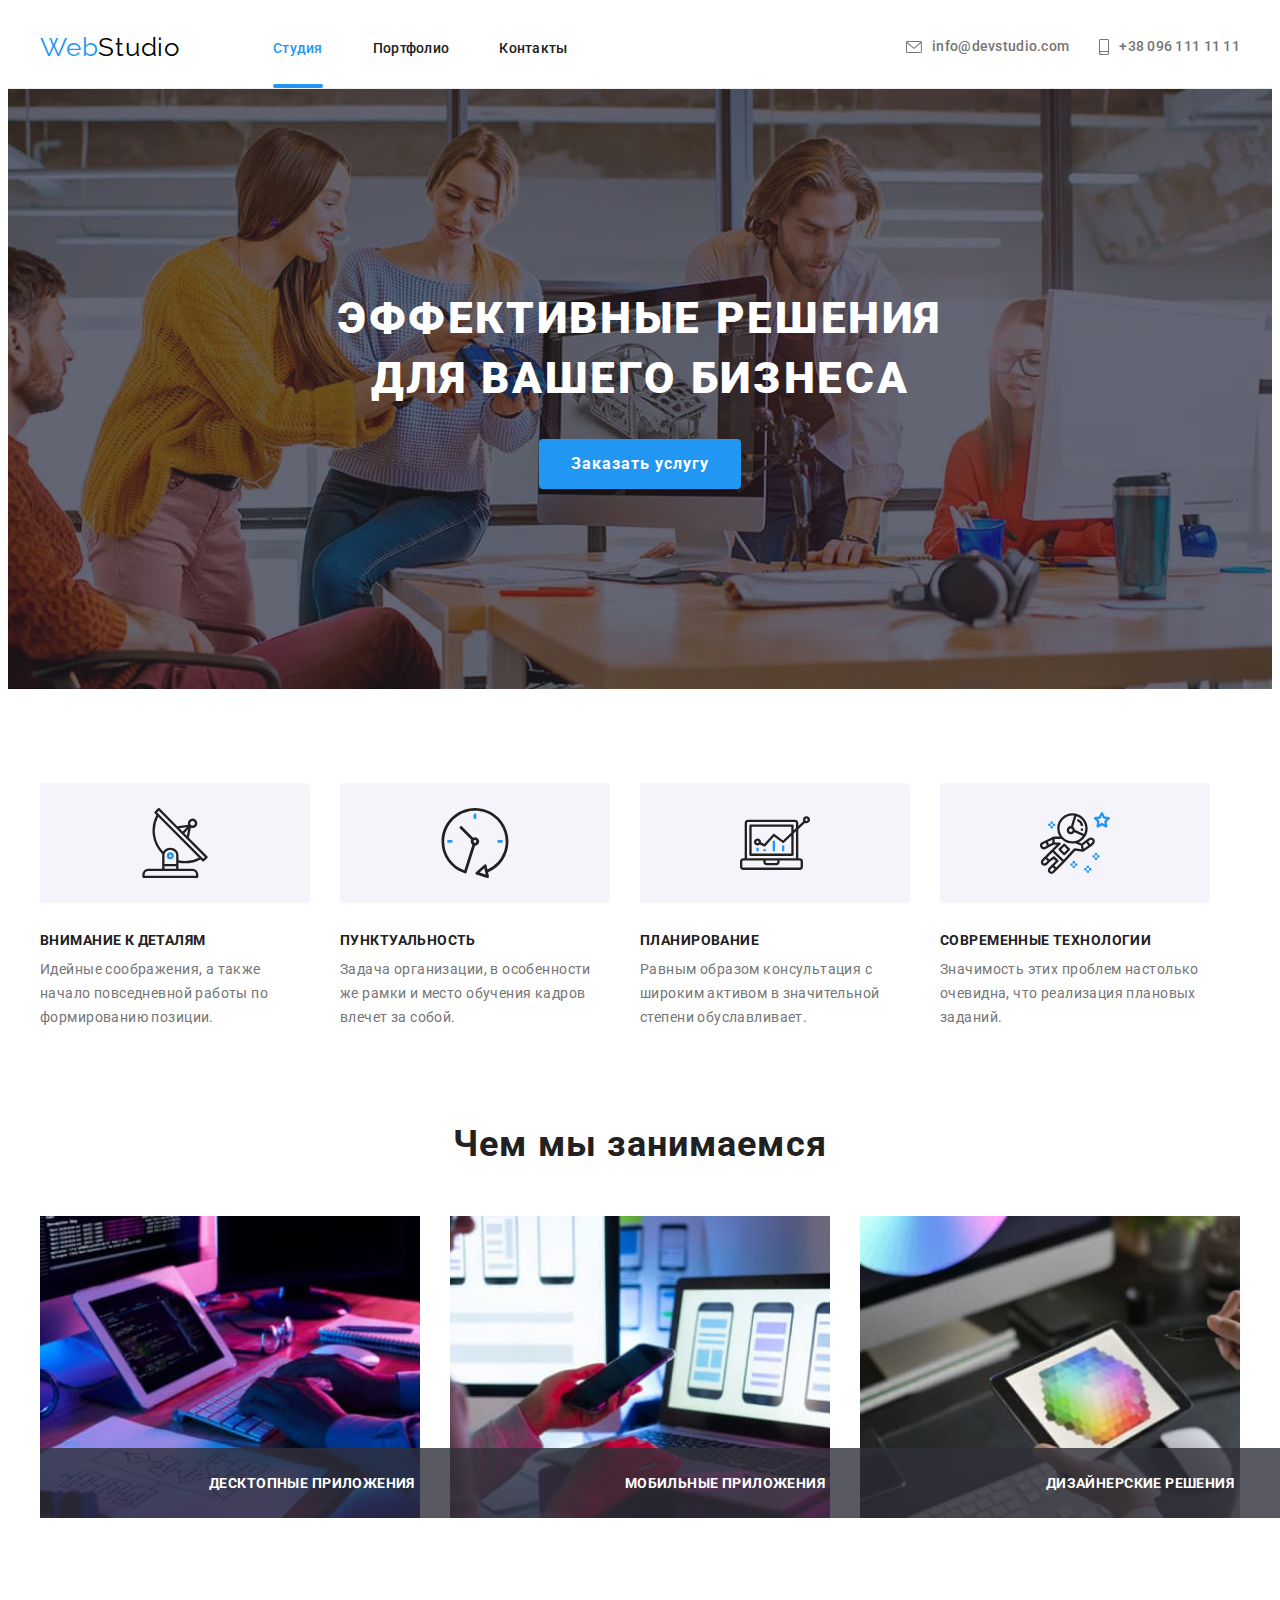
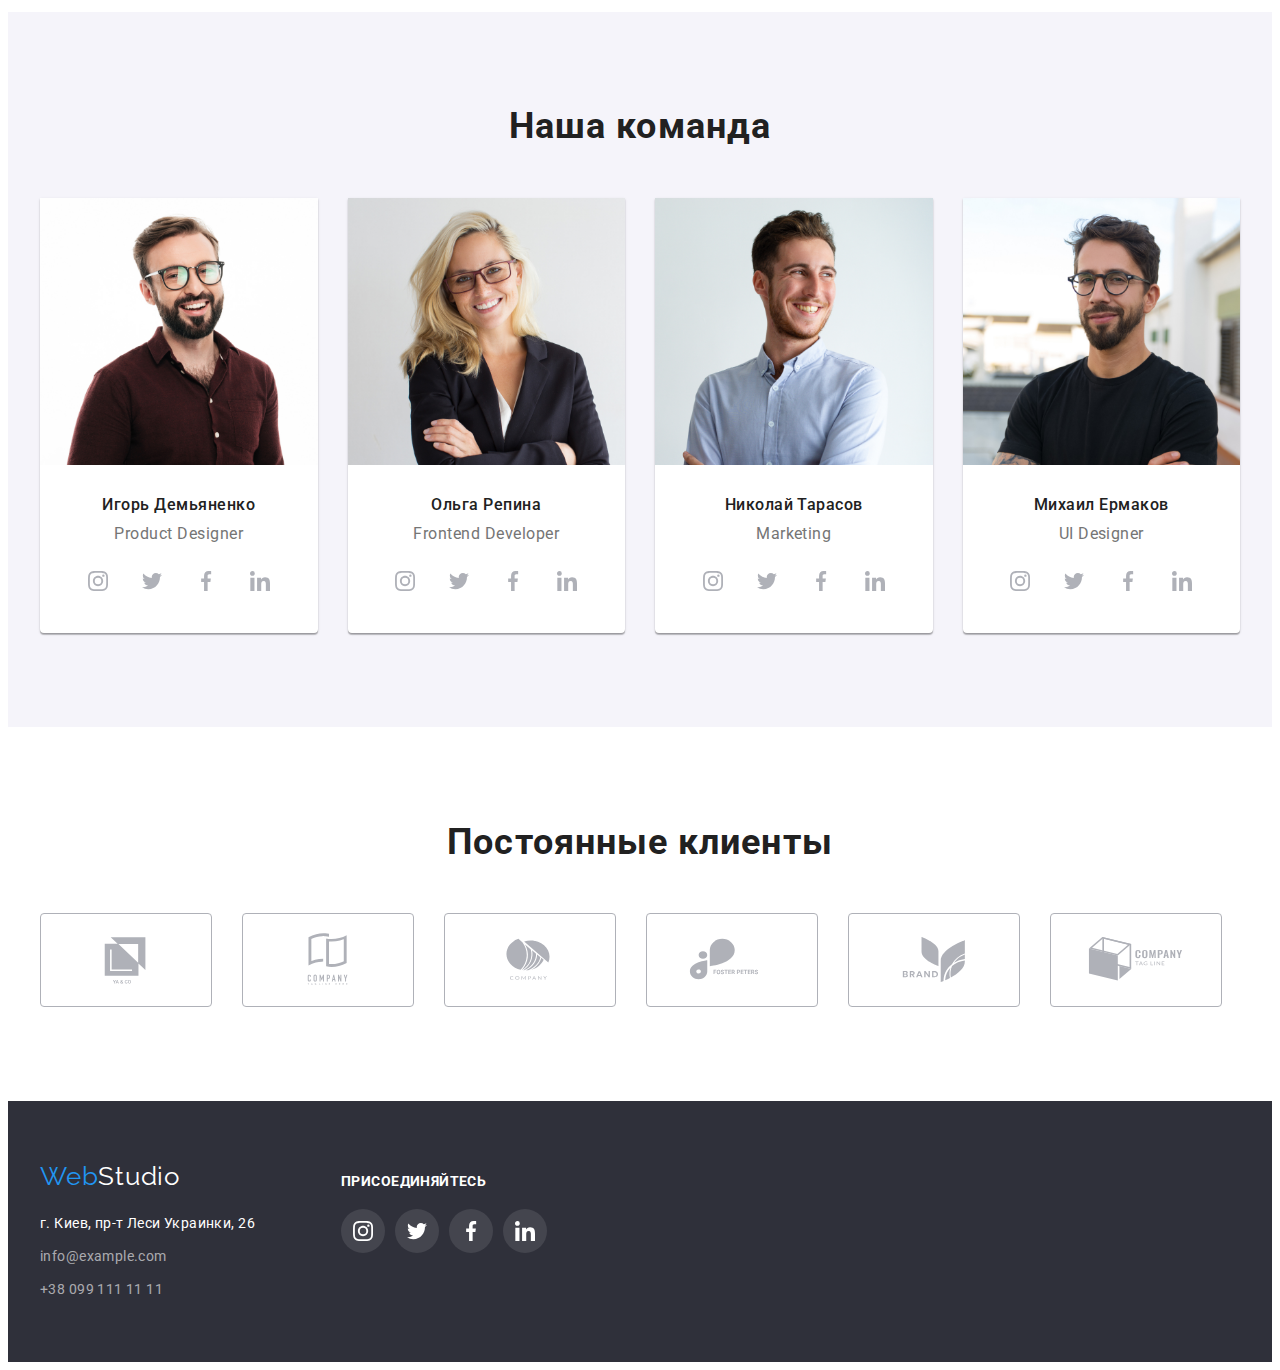
<file: index.html>
<!DOCTYPE html>
<html lang="ru">
  <head>
    <meta charset="UTF-8" />
    <meta http-equiv="X-UA-Compatible" content="IE=edge" />
    <meta name="viewport" content="width=device-width, initial-scale=1.0" />
    <title>Document</title>
    <link rel="preconnect" href="https://fonts.googleapis.com" />
    <link rel="preconnect" href="https://fonts.gstatic.com" crossorigin />
    <link
      href="https://fonts.googleapis.com/css2?family=Raleway:wght@700&family=Roboto:wght@400;500;700;900&display=swap"
      rel="stylesheet"
    />
    <link
      rel="stylesheet"
      href="https://cdnjs.cloudflare.com/ajax/libs/modern-normalize/1.1.0/modern-normalize.min.css"
      integrity="sha512-wpPYUAdjBVSE4KJnH1VR1HeZfpl1ub8YT/NKx4PuQ5NmX2tKuGu6U/JRp5y+Y8XG2tV+wKQpNHVUX03MfMFn9Q=="
      crossorigin="anonymous"
      referrerpolicy="no-referrer"
    />
    <link rel="stylesheet" href="./css/styles.css" />
  </head>
  <body>
    <header class="header">
      <div class="container">
        <nav class="header-nav">
          <a class="header-logo link" lang="en" href="./index.html"
            ><span class="logo-web">Web</span>Studio</a
          >
          <ul class="header-list list">
            <li class="header-item">
              <a href="./index.html" class="header-link link current">Студия</a>
            </li>
            <li class="header-item">
              <a href="./portfolio.html" class="header-link link">Портфолио</a>
            </li>
            <li class="header-item">
              <a href="" class="header-link link">Контакты</a>
            </li>
          </ul>
        </nav>
        <ul class="header-contacts list">
          <li class="contacts-item">
            <a href="mailto:info@devstudio.com" class="contacts-link link">
              <svg class="header-icon" width="16" height="12">
                  <use href="./images/icons.svg#icon-envelope"></use>
                </svg>info@devstudio.com</a
            >
          </li>
          <li class="contacts-item-second">
            <a href="tel:+380961111111" class="contacts-link link"
              >
              <svg class="header-icon" width="10" height="16">
                  <use href="./images/icons.svg#icon-smartphone"></use>
                </svg>+38 096 111 11 11</a
            >
          </li>
        </ul>
      </div>
    </header>

    <main>
      <section class="hero">
        <div class="container">
          <div class="hero-content">
            <h1 class="hero-title">Эффективные решения для вашего бизнеса</h1>
            <button type="button" class="hero-btn" data-modal-open>Заказать услугу</button>
          </div>
        </div>
      </section>

      <section class="plus">
        <div class="container">
          <h2 hidden class="visually-hidden">
            Особенности (скрытый заголовок)
          </h2>
          <ul class="plus-list list">
            <li class="plus-item">
              <div class="background">
                <svg class="plus-icon" width="70" height="70">
                  <use href="./images/icons.svg#icon-antenna"></use>
                </svg>
              </div>
              <h3 class="plus-title">Внимание к деталям</h3>
              <p class="plus-text">
                Идейные соображения, а также начало повседневной работы по
                формированию позиции.
              </p>
            </li>
            <li class="plus-item">
              <div class="background">
                <svg class="plus-icon" width="70" height="70">
                  <use href="./images/icons.svg#icon-clock"></use>
                </svg>
              </div>
              <h3 class="plus-title">Пунктуальность</h3>
              <p class="plus-text">
                Задача организации, в особенности же рамки и место обучения
                кадров влечет за собой.
              </p>
            </li>
            <li class="plus-item">
              <div class="background">
                <svg class="plus-icon" width="70" height="70">
                  <use href="./images/icons.svg#icon-diagram"></use>
                </svg>
              </div>
              <h3 class="plus-title">Планирование</h3>
              <p class="plus-text">
                Равным образом консультация с широким активом в значительной
                степени обуславливает.
              </p>
            </li>
            <li class="plus-item">
              <div class="background">
                <svg class="plus-icon" width="70" height="70">
                  <use href="./images/icons.svg#icon-astronaut"></use>
                </svg>
              </div>
              <h3 class="plus-title">Современные технологии</h3>
              <p class="plus-text">
                Значимость этих проблем настолько очевидна, что реализация
                плановых заданий.
              </p>
            </li>
          </ul>
        </div>
      </section>

      <section class="working">
        <div class="container">
          <h2 class="working-title">Чем мы занимаемся</h2>
          <ul class="working-list list">
            <li class="working-item">
              <div class="box">
                <img src="./images/box1.jpg" alt="Пример работы 1" width="370" />
                <h3 class="box-one-title">Десктопные приложения</h3>
              </div>
            </li>
            <li class="working-item">
              <div class="box">
                <img src="./images/box2.jpg" alt="Пример работы 2" width="370" />
                <h3 class="box-two-title">Мобильные приложения</h3>
              </div>
            </li>
            <li class="working-item">
              <div class="box">
                <img src="./images/box3.jpg" alt="Пример работы 3" width="370" />
                <h3 class="box-three-title">Дизайнерские решения</h3>
              </div>
            </li>
          </ul>
        </div>
      </section>

      <section class="team section">
        <div class="container">
          <h2 class="team-title">Наша команда</h2>
          <ul class="team-list list">
            <li class="team-item">
              <img
                src="./images/photo1.jpg"
                alt="фото Игоря Демьяненко"
                width="270"
              />
              <div class="team-text">
                <h3 class="team-names-title">Игорь Демьяненко</h3>
                <p class="team-post" lang="en">Product Designer</p>
                <ul class="team-soc list">
                  <li class="team-soc-item">
                    <a href="" class="team-soc-link link">
                      <svg class="team-soc-icon" width="20" height="20">
                        <use href="./images/icons.svg#icon-instagram"></use>
                      </svg>
                    </a>
                  </li>
                  <li class="team-soc-item">
                    <a href="" class="team-soc-link link">
                      <svg class="team-soc-icon" width="20" height="20">
                        <use href="./images/icons.svg#icon-twitter"></use>
                      </svg>
                    </a>
                  </li>
                  <li class="team-soc-item">
                    <a href="" class="team-soc-link link">
                      <svg class="team-soc-icon" width="20" height="20">
                        <use href="./images/icons.svg#icon-facebook"></use>
                      </svg>
                    </a>
                  </li>
                  <li class="team-soc-item">
                    <a href="" class="team-soc-link link">
                      <svg class="team-soc-icon" width="20" height="20">
                        <use href="./images/icons.svg#icon-linkedin"></use>
                      </svg>
                    </a>
                  </li>
                </ul>
              </div>
            </li>
            <li class="team-item">
              <img
                src="./images/photo2.jpg"
                alt="фото Ольги Репиной"
                width="270"
              />
              <div class="team-text">
                <h3 class="team-names-title">Ольга Репина</h3>
                <p class="team-post" lang="en">Frontend Developer</p>
                <ul class="team-soc list">
                  <li class="team-soc-item">
                    <a href="" class="team-soc-link link">
                      <svg class="team-soc-icon" width="20" height="20">
                        <use href="./images/icons.svg#icon-instagram"></use>
                      </svg>
                    </a>
                  </li>
                  <li class="team-soc-item">
                    <a href="" class="team-soc-link link">
                      <svg class="team-soc-icon" width="20" height="20">
                        <use href="./images/icons.svg#icon-twitter"></use>
                      </svg>
                    </a>
                  </li>
                  <li class="team-soc-item">
                    <a href="" class="team-soc-link link">
                      <svg class="team-soc-icon" width="20" height="20">
                        <use href="./images/icons.svg#icon-facebook"></use>
                      </svg>
                    </a>
                  </li>
                  <li class="team-soc-item">
                    <a href="" class="team-soc-link link">
                      <svg class="team-soc-icon" width="20" height="20">
                        <use href="./images/icons.svg#icon-linkedin"></use>
                      </svg>
                    </a>
                  </li>
                </ul>
              </div>
            </li>
            <li class="team-item">
              <img
                src="./images/photo3.jpg"
                alt="фото Николая Тарасова"
                width="270"
              />
              <div class="team-text">
                <h3 class="team-names-title">Николай Тарасов</h3>
                <p class="team-post" lang="en">Marketing</p>
                <ul class="team-soc list">
                  <li class="team-soc-item">
                    <a href="" class="team-soc-link link">
                      <svg class="team-soc-icon" width="20" height="20">
                        <use href="./images/icons.svg#icon-instagram"></use>
                      </svg>
                    </a>
                  </li>
                  <li class="team-soc-item">
                    <a href="" class="team-soc-link link">
                      <svg class="team-soc-icon" width="20" height="20">
                        <use href="./images/icons.svg#icon-twitter"></use>
                      </svg>
                    </a>
                  </li>
                  <li class="team-soc-item">
                    <a href="" class="team-soc-link link">
                      <svg class="team-soc-icon" width="20" height="20">
                        <use href="./images/icons.svg#icon-facebook"></use>
                      </svg>
                    </a>
                  </li>
                  <li class="team-soc-item">
                    <a href="" class="team-soc-link link">
                      <svg class="team-soc-icon" width="20" height="20">
                        <use href="./images/icons.svg#icon-linkedin"></use>
                      </svg>
                    </a>
                  </li>
                </ul>
              </div>
            </li>
            <li class="team-item">
              <img
                src="./images/photo4.jpg"
                alt="фото Михаила Ермакова"
                width="270"
              />
              <div class="team-text">
                <h3 class="team-names-title">Михаил Ермаков</h3>
                <p class="team-post" lang="en">UI Designer</p>
                <ul class="team-soc list">
                  <li class="team-soc-item">
                    <a href="" class="team-soc-link link">
                      <svg class="team-soc-icon" width="20" height="20">
                        <use href="./images/icons.svg#icon-instagram"></use>
                      </svg>
                    </a>
                  </li>
                  <li class="team-soc-item">
                    <a href="" class="team-soc-link link">
                      <svg class="team-soc-icon" width="20" height="20">
                        <use href="./images/icons.svg#icon-twitter"></use>
                      </svg>
                    </a>
                  </li>
                  <li class="team-soc-item">
                    <a href="" class="team-soc-link link">
                      <svg class="team-soc-icon" width="20" height="20">
                        <use href="./images/icons.svg#icon-facebook"></use>
                      </svg>
                    </a>
                  </li>
                  <li class="team-soc-item">
                    <a href="" class="team-soc-link link">
                      <svg class="team-soc-icon" width="20" height="20">
                        <use href="./images/icons.svg#icon-linkedin"></use>
                      </svg>
                    </a>
                  </li>
                </ul>
              </div>
            </li>
          </ul>
        </div>
      </section>
      <section class="clients section">
        <div class="container">
          <h2 class="clients-title">Постоянные клиенты</h2>
          <ul class="clients-list list">
            <li class="clients-item">
              <a href="" class="clients-link link">
                      <svg class="clients-icon" width="106" height="60">
                        <use href="./images/icons.svg#icon-logo-one"></use>
                      </svg>
                    </a>
            </li>
            <li class="clients-item">
              <a href="" class="clients-link link">
                      <svg class="clients-icon" width="106" height="60">
                        <use href="./images/icons.svg#icon-logo-two"></use>
                      </svg>
                    </a>
            </li>
            <li class="clients-item">
              <a href="" class="clients-link link">
                      <svg class="clients-icon" width="106" height="60">
                        <use href="./images/icons.svg#icon-logo-three"></use>
                      </svg>
                    </a>
            </li>
            <li class="clients-item">
              <a href="" class="clients-link link">
                      <svg class="clients-icon" width="106" height="60">
                        <use href="./images/icons.svg#icon-logo-four"></use>
                      </svg>
                    </a>
            </li>
            <li class="clients-item">
              <a href="" class="clients-link link">
                      <svg class="clients-icon" width="106" height="60">
                        <use href="./images/icons.svg#icon-logo-five"></use>
                      </svg>
                    </a>
            </li>
            <li class="clients-item">
              <a href="" class="clients-link link">
                      <svg class="clients-icon" width="106" height="60">
                        <use href="./images/icons.svg#icon-logo-six"></use>
                      </svg>
                    </a>
            </li>
          </ul>
        </div>

      </section>
    </main>

    <footer class="footer">
      <div class="container">
        <div class="logo-address">
          <a href="./index.html" class="footer-logo link" lang="en">
          <span class="logo-web">Web</span>Studio</a
        >
        <address class="address">
          <ul class="address-list list">
            <li class="address-item">
              <a href="" class="address-link link"
                >г. Киев, пр-т Леси Украинки, 26</a
              >
            </li>
            <li class="address-item-second">
              <a
                href="mailto:info@example.com"
                class="footer-contacts-link link"
                >info@example.com</a
              >
            </li>
            <li class="address-item-third">
              <a href="tel:+380991111111" class="footer-contacts-link link"
                >+38 099 111 11 11</a
              >
            </li>
          </ul>
        </address>
        </div>
        
        <div class="soc-footer">
          <h3 class="soc-footer-title">присоединяйтесь</h3>
          <ul class="soc-footer-list list">
                  <li class="soc-footer-item">
                    <a href="" class="soc-footer-link link">
                      <svg class="soc-footer-icon" width="20" height="20">
                        <use href="./images/icons.svg#icon-instagram"></use>
                      </svg>
                    </a>
                  </li>
                   <li class="soc-footer-item">
                    <a href="" class="soc-footer-link link">
                      <svg class="soc-footer-icon" width="20" height="20">
                        <use href="./images/icons.svg#icon-twitter"></use>
                      </svg>
                    </a>
                  </li>
                   <li class="soc-footer-item">
                    <a href="" class="soc-footer-link link">
                      <svg class="soc-footer-icon" width="20" height="20">
                        <use href="./images/icons.svg#icon-facebook"></use>
                      </svg>
                    </a>
                  </li>
                   <li class="soc-footer-item">
                    <a href="" class="soc-footer-link link">
                      <svg class="soc-footer-icon" width="20" height="20">
                        <use href="./images/icons.svg#icon-linkedin"></use>
                      </svg>
                    </a>
                  </li>
                </ul>
        </div>
      </div>
    </footer>



    <div class="backdrop is-hidden" data-modal>
      <div class="modal">
        <button type="button" class="modal-close" data-modal-close>
          <svg class="close-icon" width="18" height="18">
            <use href="./images/icons.svg#icon-close"></use>
          </svg>
        </button>
      </div>
    </div>


    <script src="./js/modal.js"></script>
  </body>
</html>
</file>
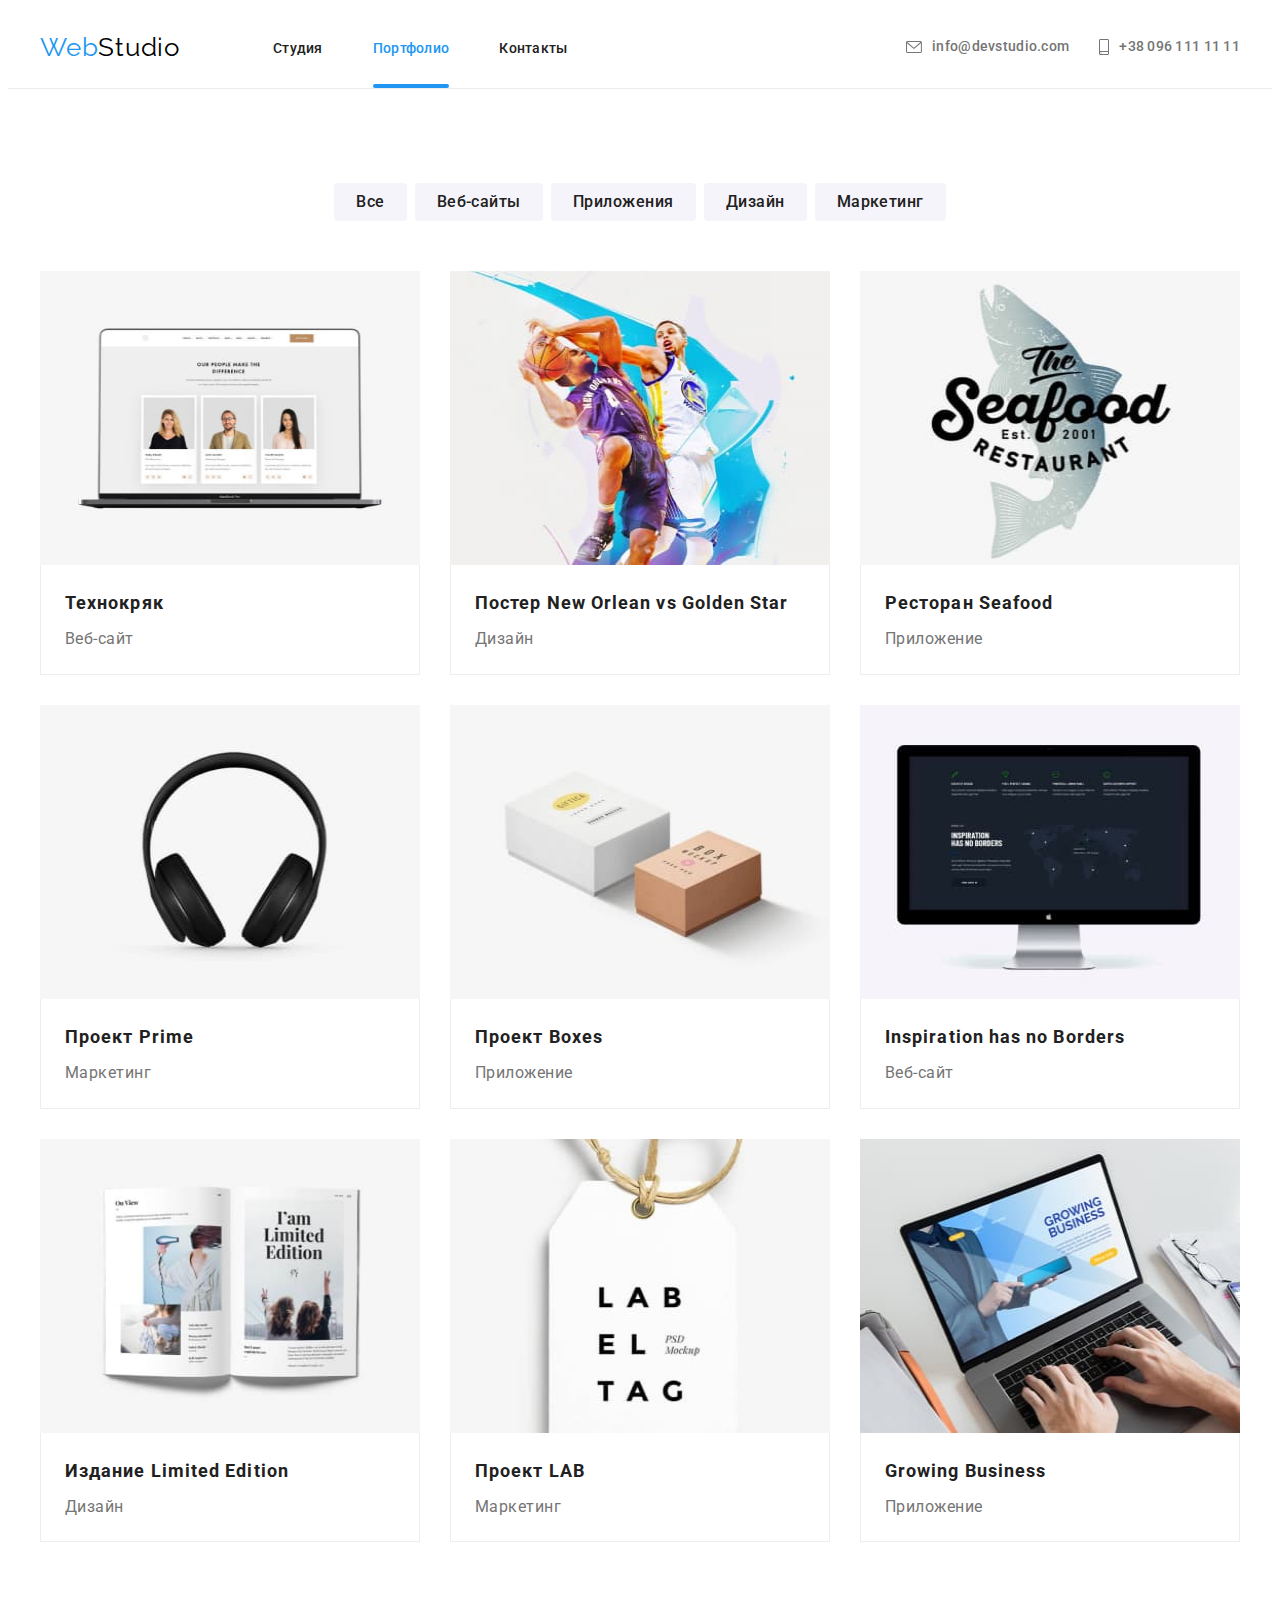
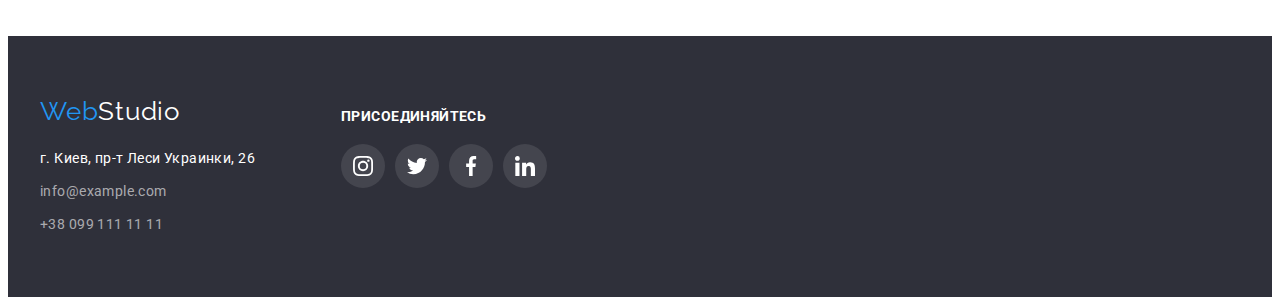
<file: portfolio.html>
<!DOCTYPE html>
<html lang="ru">
  <head>
    <meta charset="UTF-8" />
    <meta http-equiv="X-UA-Compatible" content="IE=edge" />
    <meta name="viewport" content="width=device-width, initial-scale=1.0" />
    <title>Document</title>
    <link rel="preconnect" href="https://fonts.googleapis.com" />
    <link rel="preconnect" href="https://fonts.gstatic.com" crossorigin />
    <link
      href="https://fonts.googleapis.com/css2?family=Raleway:wght@700&family=Roboto:wght@400;500;700;900&display=swap"
      rel="stylesheet"
    />
    <link
      rel="stylesheet"
      href="https://cdnjs.cloudflare.com/ajax/libs/modern-normalize/1.1.0/modern-normalize.min.css"
      integrity="sha512-wpPYUAdjBVSE4KJnH1VR1HeZfpl1ub8YT/NKx4PuQ5NmX2tKuGu6U/JRp5y+Y8XG2tV+wKQpNHVUX03MfMFn9Q=="
      crossorigin="anonymous"
      referrerpolicy="no-referrer"
    />
    <link rel="stylesheet" href="./css/styles.css" />
  </head>
  <body>
    <header class="header">
      <div class="container">
        <nav class="header-nav">
          <a class="header-logo link" lang="en" href="./index.html"
            ><span class="logo-web">Web</span>Studio</a
          >
          <ul class="header-list list">
            <li class="header-item">
              <a href="./index.html" class="header-link link">Студия</a>
            </li>
            <li class="header-item">
              <a href="./portfolio.html" class="header-link link current"
                >Портфолио</a
              >
            </li>
            <li class="header-item">
              <a href="" class="header-link link">Контакты</a>
            </li>
          </ul>
        </nav>
        <ul class="header-contacts list">
          <li class="contacts-item">
            <a href="mailto:info@devstudio.com" class="contacts-link link">
              <svg class="header-icon" width="16" height="12">
                  <use href="./images/icons.svg#icon-envelope"></use>
                </svg>info@devstudio.com</a>
          </li>
          <li class="contacts-item-second">
            <a href="tel:+380961111111" class="contacts-link link"
              >
              <svg class="header-icon" width="10" height="16">
                  <use href="./images/icons.svg#icon-smartphone"></use>
                </svg>+38 096 111 11 11</a
            >
          </li>
        </ul>
      </div>
    </header>

    <main>
      <section class="portfolio section">
        <div class="container">
          <h1 class="visually-hidden">Фильтр портфолио</h1>
        <ul class="portfolio-btn-list list">
          <li><button type="button" class="portfolio-btn-item">Все</button></li>
          <li>
            <button type="button" class="portfolio-btn-item">Веб-сайты</button>
          </li>
          <li>
            <button type="button" class="portfolio-btn-item">Приложения</button>
          </li>
          <li>
            <button type="button" class="portfolio-btn-item">Дизайн</button>
          </li>
          <li>
            <button type="button" class="portfolio-btn-item">Маркетинг</button>
          </li>
        </ul>
        <ul class="portfolio-list list">
          <li class="portfolio-item">
            <a href=""
              >
              <div class="actions">
                <img
                src="./images/img1.jpg"
                alt="Технокряк"
                width="370"
                height="294"
            />
            <p class="actions-thumb">Ресурс предлагает комплексные предложения с разным уровнем функционала и сервисов. Все это позволит посетителю получить исчерпывающие сведения <br> о компании или частном лице.</p>
              </div>
              </a>
              <div class="portfolio-text">
                <h2 class="portfolio-title">Технокряк</h2>
                <p class="portfolio-after-title">Веб-сайт</p>
              </div>
          </li>
          <li class="portfolio-item">
            <a href=""
              >
              <div class="actions">
                <img
                src="./images/img2.jpg"
                alt="Постер баскетбола"
                width="370"
                height="294"
            />
            <p class="actions-thumb">Ресурс предлагает комплексные предложения с разным уровнем функционала и сервисов. Все это позволит посетителю получить исчерпывающие сведения <br> о компании или частном лице.</p>
              </div>
            </a>
            <div class="portfolio-text">
              <h2 class="portfolio-title">Постер New Orlean vs Golden Star</h2>
            <p class="portfolio-after-title">Дизайн</p>
            </div>
          </li>
          <li class="portfolio-item">
            <a href=""
              >
              <div class="actions">
                <img
                src="./images/img3.jpg"
                alt="Ресторан"
                width="370"
                height="294"
            />
            <p class="actions-thumb">Ресурс предлагает комплексные предложения с разным уровнем функционала и сервисов. Все это позволит посетителю получить исчерпывающие сведения <br> о компании или частном лице.</p>
              </div>
          </a>
            <div class="portfolio-text">
              <h2 class="portfolio-title">Ресторан Seafood</h2>
            <p class="portfolio-after-title">Приложение</p>
            </div>
          </li>
          <li class="portfolio-item">
            <a href=""
              >
              <div class="actions">
                <img
                src="./images/img4.jpg"
                lang="en"
                alt="Prime"
                width="370"
                height="294"
            />
            <p class="actions-thumb">Ресурс предлагает комплексные предложения с разным уровнем функционала и сервисов. Все это позволит посетителю получить исчерпывающие сведения <br> о компании или частном лице.</p>
              </div>
          </a>
            <div class="portfolio-text">
              <h2 class="portfolio-title">Проект Prime</h2>
            <p class="portfolio-after-title">Маркетинг</p>
            </div>
          </li>
          <li class="portfolio-item">
            <a href=""
              >
              <div class="actions">
                <img
                src="./images/img5.jpg"
                lang="en"
                alt="Boxes"
                width="370"
                height="294"
            />
            <p class="actions-thumb">Ресурс предлагает комплексные предложения с разным уровнем функционала и сервисов. Все это позволит посетителю получить исчерпывающие сведения <br> о компании или частном лице.</p>
              </div>
          </a>
            <div class="portfolio-text">
              <h2 class="portfolio-title">Проект Boxes</h2>
            <p class="portfolio-after-title">Приложение</p>
            </div>
          </li>
          <li class="portfolio-item">
            <a href=""
              >
              <div class="actions">
                <img
                src="./images/img6.jpg"
                lang="en"
                alt="Inspiration has no Borders"
                width="370"
                height="294"
            />
            <p class="actions-thumb">Ресурс предлагает комплексные предложения с разным уровнем функционала и сервисов. Все это позволит посетителю получить исчерпывающие сведения <br> о компании или частном лице.</p>
              </div>
          </a>
            <div class="portfolio-text">
              <h2 class="portfolio-title">Inspiration has no Borders</h2>
            <p class="portfolio-after-title">Веб-сайт</p>
            </div>
          </li>
          <li class="portfolio-item">
            <a href=""
              >
              <div class="actions">
                <img
                src="./images/img7.jpg"
                alt="Издание"
                width="370"
                height="294"
            />
            <p class="actions-thumb">Ресурс предлагает комплексные предложения с разным уровнем функционала и сервисов. Все это позволит посетителю получить исчерпывающие сведения <br> о компании или частном лице.</p>
              </div>
          </a>
            <div class="portfolio-text">
              <h2 class="portfolio-title">Издание Limited Edition</h2>
            <p class="portfolio-after-title">Дизайн</p>
            </div>
          </li>
          <li class="portfolio-item">
            <a href=""
              >
              <div class="actions">
                <img
                src="./images/img8.jpg"
                lang="en"
                alt="LAB"
                width="370"
                height="294"
            />
            <p class="actions-thumb">Ресурс предлагает комплексные предложения с разным уровнем функционала и сервисов. Все это позволит посетителю получить исчерпывающие сведения <br> о компании или частном лице.</p>
              </div>
          </a>
            <div class="portfolio-text">
              <h2 class="portfolio-title">Проект LAB</h2>
            <p class="portfolio-after-title">Маркетинг</p>
            </div>
          </li>
          <li class="portfolio-item">
            <a href=""
              >
              <div class="actions">
                <img
                src="./images/img9.jpg"
                lang="en"
                alt="Growing Business"
                width="370"
                height="294"
            />
            <p class="actions-thumb">Ресурс предлагает комплексные предложения с разным уровнем функционала и сервисов. Все это позволит посетителю получить исчерпывающие сведения <br> о компании или частном лице.</p>
              </div>
          </a>
            <div class="portfolio-text">
              <h2 class="portfolio-title">Growing Business</h2>
            <p class="portfolio-after-title">Приложение</p>
            </div>
            
          </li>
        </ul>
        </div>
      </section>
    </main>

    <footer class="footer">
      <div class="container">
        <div class="logo-address">
          <a href="./index.html" class="footer-logo link" lang="en">
          <span class="logo-web">Web</span>Studio</a
        >
        <address class="address">
          <ul class="address-list list">
            <li class="address-item">
              <a href="" class="address-link link"
                >г. Киев, пр-т Леси Украинки, 26</a
              >
            </li>
            <li class="address-item-second">
              <a
                href="mailto:info@example.com"
                class="footer-contacts-link link"
                >info@example.com</a
              >
            </li>
            <li class="address-item-third">
              <a href="tel:+380991111111" class="footer-contacts-link link"
                >+38 099 111 11 11</a
              >
            </li>
          </ul>
        </address>
        </div>
        
        <div class="soc-footer">
          <h3 class="soc-footer-title">присоединяйтесь</h3>
          <ul class="soc-footer-list list">
                  <li class="soc-footer-item">
                    <a href="" class="soc-footer-link link">
                      <svg class="soc-footer-icon" width="20" height="20">
                        <use href="./images/icons.svg#icon-instagram"></use>
                      </svg>
                    </a>
                  </li>
                   <li class="soc-footer-item">
                    <a href="" class="soc-footer-link link">
                      <svg class="soc-footer-icon" width="20" height="20">
                        <use href="./images/icons.svg#icon-twitter"></use>
                      </svg>
                    </a>
                  </li>
                   <li class="soc-footer-item">
                    <a href="" class="soc-footer-link link">
                      <svg class="soc-footer-icon" width="20" height="20">
                        <use href="./images/icons.svg#icon-facebook"></use>
                      </svg>
                    </a>
                  </li>
                   <li class="soc-footer-item">
                    <a href="" class="soc-footer-link link">
                      <svg class="soc-footer-icon" width="20" height="20">
                        <use href="./images/icons.svg#icon-linkedin"></use>
                      </svg>
                    </a>
                  </li>
                </ul>
        </div>
      </div>
    </footer>
  </body>
</html>
</file>
<file: css/styles.css>
p,
h1,
h2,
h3,
h4,
h5,
h6 {
        margin: 0;
}

ul {
        margin: 0;
        padding-left: 0;
}

img {
        display: block;
        width: 100%;
}

body {
    font-family: 'Roboto', sans-serif;
    color: #757575;
}

:root {
    --white-color: #FFFFFF;
    --dark-color: #212121;
    --grey-color: #757575;
    --blue-color: #2196F3;
    --icon-color: #AFB1B8;
    --cubic: cubic-bezier(0.4, 0, 0.2, 1);
}

.visually-hidden {
        position: absolute;
        white-space: nowrap;
        width: 1px;
        height: 1px;
        overflow: hidden;
        border: 0;
        padding: 0;
        clip: rect(0 0 0 0);
        clip-path: inset(50%);
        margin: -1px;
}

.container {
        width: 1200px;
        padding-left: 15px;
        padding-right: 15px;
        margin-left: auto;
        margin-right: auto;
        /* outline: 2px solid tomato; */
}

.section {
        padding-top: 94px;
        padding-bottom: 94px;
}

/* ----------HEADER---------- */

.header {
    background-color: var(--white-color);
    padding-top: 24px;
    padding-bottom: 25px;
    border-bottom: 1px solid #ECECEC;
}

.header .container {
        display: flex;
        align-items: center;
}

.header-nav {
        display: flex;
}

.header-logo {
        font-family: 'Raleway', sans-serif;
        font-size: 26px;
        line-height: 1.19;
        letter-spacing: 0.03em;
        color: #000000;
        margin-right: 93px
}

.logo-web {
        font-family: 'Raleway', sans-serif;
        font-size: 26px;
        line-height: 1.19;
        letter-spacing: 0.03em;
        color: var(--blue-color);
}

.header-list {
        display: flex;
        align-items: center;
        column-gap: 50px;
}

.list {
    list-style: none;
}

.link {
    text-decoration: none;
}

.header-link {
        font-weight: 500;
        font-size: 14px;
        line-height: 1.14;
        letter-spacing: 0.02em;
        color: var(--dark-color);
        position: relative;
        transition-property: color;
        transition-duration: 250ms;
        transition-timing-function: var(--cubic);
}

.header-link:hover,
.header-link:focus {
    color: var(--blue-color);
}

.header-link.current {
        color: var(--blue-color);
        position: relative;
}
    
.header-link.current::after {
            content: "";
            display: block;
            width: 100%;
            height: 4px;
            background-color: var(--blue-color);
            border-radius: 2px;
    
            position: absolute;
            left: 0;
            bottom: -32.5px;

}

.header-contacts {
        margin-left: auto;
        display: flex;

}

.contacts-item-second {
        margin-left: 30px;
}



.contacts-link {
        font-weight: 500;
        font-size: 14px;
        line-height: 1.14;
        letter-spacing: 0.02em;
        color: var(--grey-color);
        display: flex;
        justify-content: center;
        align-items: center;
        fill: var(--grey-color);
        transition-property: color, fill;
        transition-duration: 250ms;
        transition-timing-function: var(--cubic);
        
}

.contacts-link:hover,
.contacts-link:focus {
    color: var(--blue-color);
    fill: var(--blue-color);
}

.header-icon {
        margin-right: 10px;
}


/* ----------HERO---------- */

.hero{
        text-align: center;
        padding-top: 200px;
        padding-bottom: 200px;
        background-color: #C4C4C4;
        background-image: linear-gradient(to right, 
        rgba(47, 48, 58, 0.4), rgba(47, 48, 58, 0.4)),
        url(../images/hero-bg.jpg);
        background-repeat: no-repeat;
        background-position: center;
        background-size: cover;
        max-width: 1600px;
        margin: 0 auto;
}       

.hero-content {
        
}

.hero-title {
        font-weight: 900;
        font-size: 44px;
        line-height: 1.36;
        letter-spacing: 0.06em;
        text-transform: uppercase;
        color: var(--white-color);
        margin: auto;
        margin-bottom: 30px;
        width: 696px;
}

.hero-btn {
        font-family: 'Roboto';
        font-weight: 700;
        font-size: 16px;
        line-height: 1.87;
        align-items: center;
        text-align: center;
        letter-spacing: 0.06em;
        color: var(--white-color);
        cursor: pointer;
        padding: 10px 32px;
        box-shadow: 0px 4px 4px rgba(0, 0, 0, 0.15);
        border-radius: 4px;
        border: transparent;
        min-width: 200px;
        background: var(--blue-color);
        transition-property: background, box-shadow;
        transition-duration: 250ms;
        transition-timing-function: var(--cubic);
}

.hero-btn:hover,
.hero-btn:focus {
        color: var(--white-color);
        background: #188CE8;
        box-shadow: 0px 4px 4px rgba(0, 0, 0, 0.15);
        border-radius: 4px;
}

/* ----------PLUS---------- */

.plus {
        padding-top: 94px;
}

.plus-list {
        display: flex;
        column-gap: 30px;
}

.plus-item {
        width: 270px;
}

.plus-item:not(:last-child) {
        column-gap: 30px;
}





.background {
        height: 120px;
        background-color: #F5F4FA;
        margin-bottom: 30px;
        display: flex;
        align-items: center;
        justify-content: center;
        border-radius: 4px;
}




.plus-title {
        font-size: 14px;
        line-height: 1.14;
        letter-spacing: 0.03em;
        text-transform: uppercase;
        color: var(--dark-color);
        margin-bottom: 10px;
}

.plus-text {
        font-size: 14px;
        line-height: 1.71;
        letter-spacing: 0.03em;
        color: var(--grey-color);
}

/* ----------WORKING---------- */

.working {
        text-align: center;
        padding-top: 94px;
        padding-bottom: 94px;
}

.working-title {
        font-size: 36px;
        line-height: 1.16;
        letter-spacing: 0.03em;
        color: var(--dark-color);
        margin-bottom: 50px;
}

.working-list {
        display: flex;
        gap: 30px;
}



.working-item {
        width: calc((100% - 60px) / 3);
}

.box {
        position: relative;
}

.box-one-title {
        display: inline-block;
        position: absolute;
        content: "";
        width: 100%;
        left: 0;
        bottom: 0;
        background: rgba(47, 48, 58, 0.8);
        padding: 27px 82px;
        font-weight: 700;
        font-size: 14px;
        line-height: 16px;
        text-align: center;
        letter-spacing: 0.03em;
        text-transform: uppercase;
        color: var(--white-color);
}

.box-two-title {
        display: inline-block;
        position: absolute;
        content: "";
        width: 100%;
        left: 0;
        bottom: 0;
        background: rgba(47, 48, 58, 0.8);
        padding: 27px 85px;
        font-weight: 700;
        font-size: 14px;
        line-height: 16px;
        text-align: center;
        letter-spacing: 0.03em;
        text-transform: uppercase;
        color: var(--white-color);
}

.box-three-title {
        display: inline-block;
        position: absolute;
        content: "";
        width: 100%;
        left: 0;
        bottom: 0;
        background: rgba(47, 48, 58, 0.8);
        padding: 27px 90px;
        font-weight: 700;
        font-size: 14px;
        line-height: 16px;
        text-align: center;
        letter-spacing: 0.03em;
        text-transform: uppercase;
        color: var(--white-color);
}

/* ----------TEAM---------- */

.team {
    background-color: #F5F4FA;
    text-align: center;
}

.team-title {
        font-size: 36px;
        line-height: 1.16;
        letter-spacing: 0.03em;
        color: var(--dark-color);
        margin-bottom: 50px;
}

.team-list {
        display: flex;
        gap: 30px;

}

.team-item {
        width: calc((100% - 90px) / 4);
        background: #FFFFFF;
        box-shadow: 0px 1px 3px rgba(0, 0, 0, 0.12), 0px 1px 1px rgba(0, 0, 0, 0.14), 0px 2px 1px rgba(0, 0, 0, 0.2);
        border-radius: 0px 0px 4px 4px;
}

.team-text {
        padding-top: 30px;
        padding-bottom: 30px;
}

.team-names-title {
        font-weight: 500;
        font-size: 16px;
        line-height: 1.19;
        letter-spacing: 0.03em;
        color: var(--dark-color);
        padding-bottom: 10px;
}

.team-post {
        font-size: 16px;
        line-height: 1.19;
        letter-spacing: 0.03em;
        color: var(--grey-color);
        margin-bottom: 16px;
}

.team-soc {
        display: flex;
        justify-content: center;
        gap: 10px;

}

.team-soc-link {
        width: 44px;
        height: 44px;
        border-radius: 50%;
        display: flex;
        align-items: center;
        justify-content: center;
        fill: #AFB1B8;
        transition-property: background-color, fill;
        transition-duration: 250ms;
        transition-timing-function: var(--cubic);
}


.team-soc-link:hover,
.team-soc-link:focus 
{
        background-color: var(--blue-color);
        fill: var(--white-color);
}

/* ----------CLIENTS---------- */

.clients-title {
                font-weight: 700;
                font-size: 36px;
                line-height: 42px;
                text-align: center;
                letter-spacing: 0.03em;
                color: var(--dark-color);
                margin-bottom: 50px;
}


.clients-list {
        display: flex;
        column-gap: 30px;
}


.clients-item:not(:last-child) {
        column-gap: 30px;
}


.clients-link {
                width: 170px;
                height: 92px;
                border: 1px solid var(--icon-color);
                border-radius: 4px;
                display: flex;
                align-items: center;
                justify-content: center;
                fill: var(--icon-color);
                transition-property: fill, border-color;
                transition-duration: 250ms;
                transition-timing-function: var(--cubic);
}


.clients-link:hover,
.clients-link:focus {
        fill: var(--blue-color);
        border-color: var(--blue-color);
}


/* ----------FOOTER---------- */

.footer {
    background-color: #2F303A;
    /* padding-top: 60px;
    padding-bottom: 60px; */
}

.footer-logo {
        font-family: 'Raleway', sans-serif;
        font-size: 26px;
        line-height: 1.19;
        letter-spacing: 0.03em;
        color: var(--white-color);
}

.address {
        font-style: normal;
        font-weight: 400;
        font-size: 14px;
        line-height: 1.71;
        letter-spacing: 0.03em;
        margin-top: 20px;
}

.address-list {}

.address-item {
        margin-bottom: 9px;
}

.address-item-second {
        margin-bottom: 9px;
}

.address-item-third {}

.logo-address {
                min-width: 231px;
                padding-top: 60px;
                padding-bottom: 60px;
}

.soc-footer {
                min-width: 206px;
                min-height: 80px;
                padding-left: 70px;
                padding-top: 72px;
                padding-bottom: 100px;

}

.soc-footer-title {
                font-weight: 700;
                font-size: 14px;
                line-height: 16px;
                letter-spacing: 0.03em;
                text-transform: uppercase;
                color: var(--white-color);
                margin-bottom: 20px;
}

.soc-footer-list {
                display: flex;
                gap: 10px;
}

.soc-footer-link {
                width: 44px;
                height: 44px;
                border-radius: 50%;
                display: flex;
                align-items: center;
                justify-content: center;
                fill: var(--white-color);
                background-color: rgba(255, 255, 255, 0.1);
                transition-property: background-color;
                transition-duration: 250ms;
                transition-timing-function: var(--cubic);
}

.soc-footer-link:hover,
.soc-footer-link:focus {
        background-color: var(--blue-color);
}

.soc-footer-icon {

}


.address-link {
    color: var(--white-color);
}

.footer-contacts-link {
        color: rgba(255, 255, 255, 0.6);
        transition-property: color;
        transition-duration: 250ms;
        transition-timing-function: var(--cubic);
}

.footer-contacts-link:hover,
.footer-contacts-link:focus {
    color: var(--blue-color);
}

.footer .container {
        display: flex;
}

/* ----------CURRENT---------- */

/* .current {
    color: var(--blue-color);
    position: relative;
}

.current::after {
        content: "";
        display: block;
        width: 100%;
        height: 4px;
        background-color: var(--blue-color);
        border-radius: 2px;

        position: absolute;
        bottom: 
} */

/* ----------PORTFOLIO---------- */

.portfolio {}

.portfolio-btn-list {
        display: flex;
        margin-bottom: 50px;
        gap: 8px;
        justify-content: center;
}

.portfolio-btn-item:not(:last-child) {
        gap: 8px;
}

.portfolio-btn-item {
        font-family: 'Roboto';
        font-weight: 500;
        font-size: 16px;
        line-height: 1.62;
        letter-spacing: 0.03em;
        color: var(--dark-color);
        cursor: pointer;
        background: #F5F4FA;
        border-radius: 4px;
        border: transparent;
        min-height: 38px;
        padding-left: 22px;
        padding-right: 22px;
        transition-property: background, box-shadow, color;
        transition-duration: 250ms;
        transition-timing-function: var(--cubic);
}

.portfolio-btn-item:hover,
.portfolio-btn-item:focus {
        font-weight: 500;
        font-size: 16px;
        line-height: 1.62;
        letter-spacing: 0.03em;
        color:var(--white-color);
        background: #2196F3;
        box-shadow: 0px 3px 1px rgba(0, 0, 0, 0.1), 0px 1px 2px rgba(0, 0, 0, 0.08), 0px 2px 2px rgba(0, 0, 0, 0.12);
        border-radius: 4px;
}

.portfolio-list {
        display: flex;
        flex-wrap: wrap;
}

.portfolio-item {
        margin-right: 30px;
        margin-bottom: 30px;
        flex-basis: calc((100% - 60px) / 3);
        background: var(--white-color);
        position: relative;
        transition-property: background, box-shadow;
        transition-duration: 250ms;
        transition-timing-function: var(--cubic);

}

/* .portfolio-item::before {
        display: inline-block;
        content: "";
        position: absolute;
        top: 0;
        left: 0;
        width: 100%;
        height: 100%;
        background: rgba(33, 150, 243, 0.9);
        opacity: 0;
        transform: translateY(100%);
} */

.portfolio-item:hover .actions-thumb {
        transform: translateY(0);
}

.portfolio-item:hover {
        background: #FFFFFF;
        box-shadow: 0px 1px 3px rgba(0, 0, 0, 0.12), 0px 1px 1px rgba(0, 0, 0, 0.14), 0px 2px 1px rgba(0, 0, 0, 0.2);
        border-radius: 0px 0px 4px 4px;
        transform: translateY(0);
}

.portfolio-item:nth-child(3n) {
        margin-right: 0;
}

.portfolio-item:nth-last-child(-n +3 ) {
        margin-bottom: 0;
}

.actions {
        position: relative;
        overflow: hidden;
}

.actions-thumb {
        font-weight: 400;
        font-size: 18px;
        line-height: 28px;

        letter-spacing: 0.03em;

        color: var(--white-color);
        background: rgba(33, 150, 243, 0.9);
        padding: 63px 24px;
        position: absolute;
        width: 100%;
        top: 0;
        left: 0;
        transform: translateY(100%);
        transition-property: transform;
        transition-duration: 250ms;
        transition-timing-function: var(--cubic);        

}

.portfolio-text {
        border-bottom: 1px solid #EEEEEE;
        border-right: 1px solid #EEEEEE;
        border-left: 1px solid #EEEEEE;
        padding: 20px 24px;
}

.portfolio-title {
        font-size: 18px;
        line-height: 2;
        letter-spacing: 0.06em;
        color: var(--dark-color);
        padding-bottom: 4px;

}

.portfolio-after-title {
        font-size: 16px;
        line-height: 1.8;
        letter-spacing: 0.03em;
        color: var(--grey-color);
        
}

/* ----------BACKDROP-MODAL---------- */

.backdrop {
        position: fixed;
        top: 0;
        left: 0;
        width: 100%;
        height: 100%;
        background: rgba(0, 0, 0, 0.2);
        opacity: 1;
        transition: opacity 250ms var(--cubic);
}

.backdrop.is-hidden {
        opacity: 0;
        pointer-events: none;
        visibility: hidden;
}

.backdrop.is-hidden.modal {
        transform: translate(-50%, -50%) scale(0.9);
}

.modal {
        position: absolute;
        top: 50%;
        left: 50%;
        width: 528px;
        height: 581px;
        background-color: var(--white-color);
        box-shadow: 0px 1px 3px rgba(0, 0, 0, 0.12), 0px 1px 1px rgba(0, 0, 0, 0.14), 0px 2px 1px rgba(0, 0, 0, 0.2);
        border-radius: 4px;
        transform: translate(-50%, -50%) scale(1);
        transition: transform 250ms var(--cubic);
        transition: visibility 250ms var(--cubic);
}

.modal-close {
        position: fixed;
        top: 8px;
        right: 8px;
        width: 30px;
        height: 30px;
        display: flex;
        align-items: center;
        justify-content: center;
        background: var(--white-color);
        border: 1px solid rgba(0, 0, 0, 0.1);
        border-radius: 50%;
        cursor: pointer;
}
</file>
